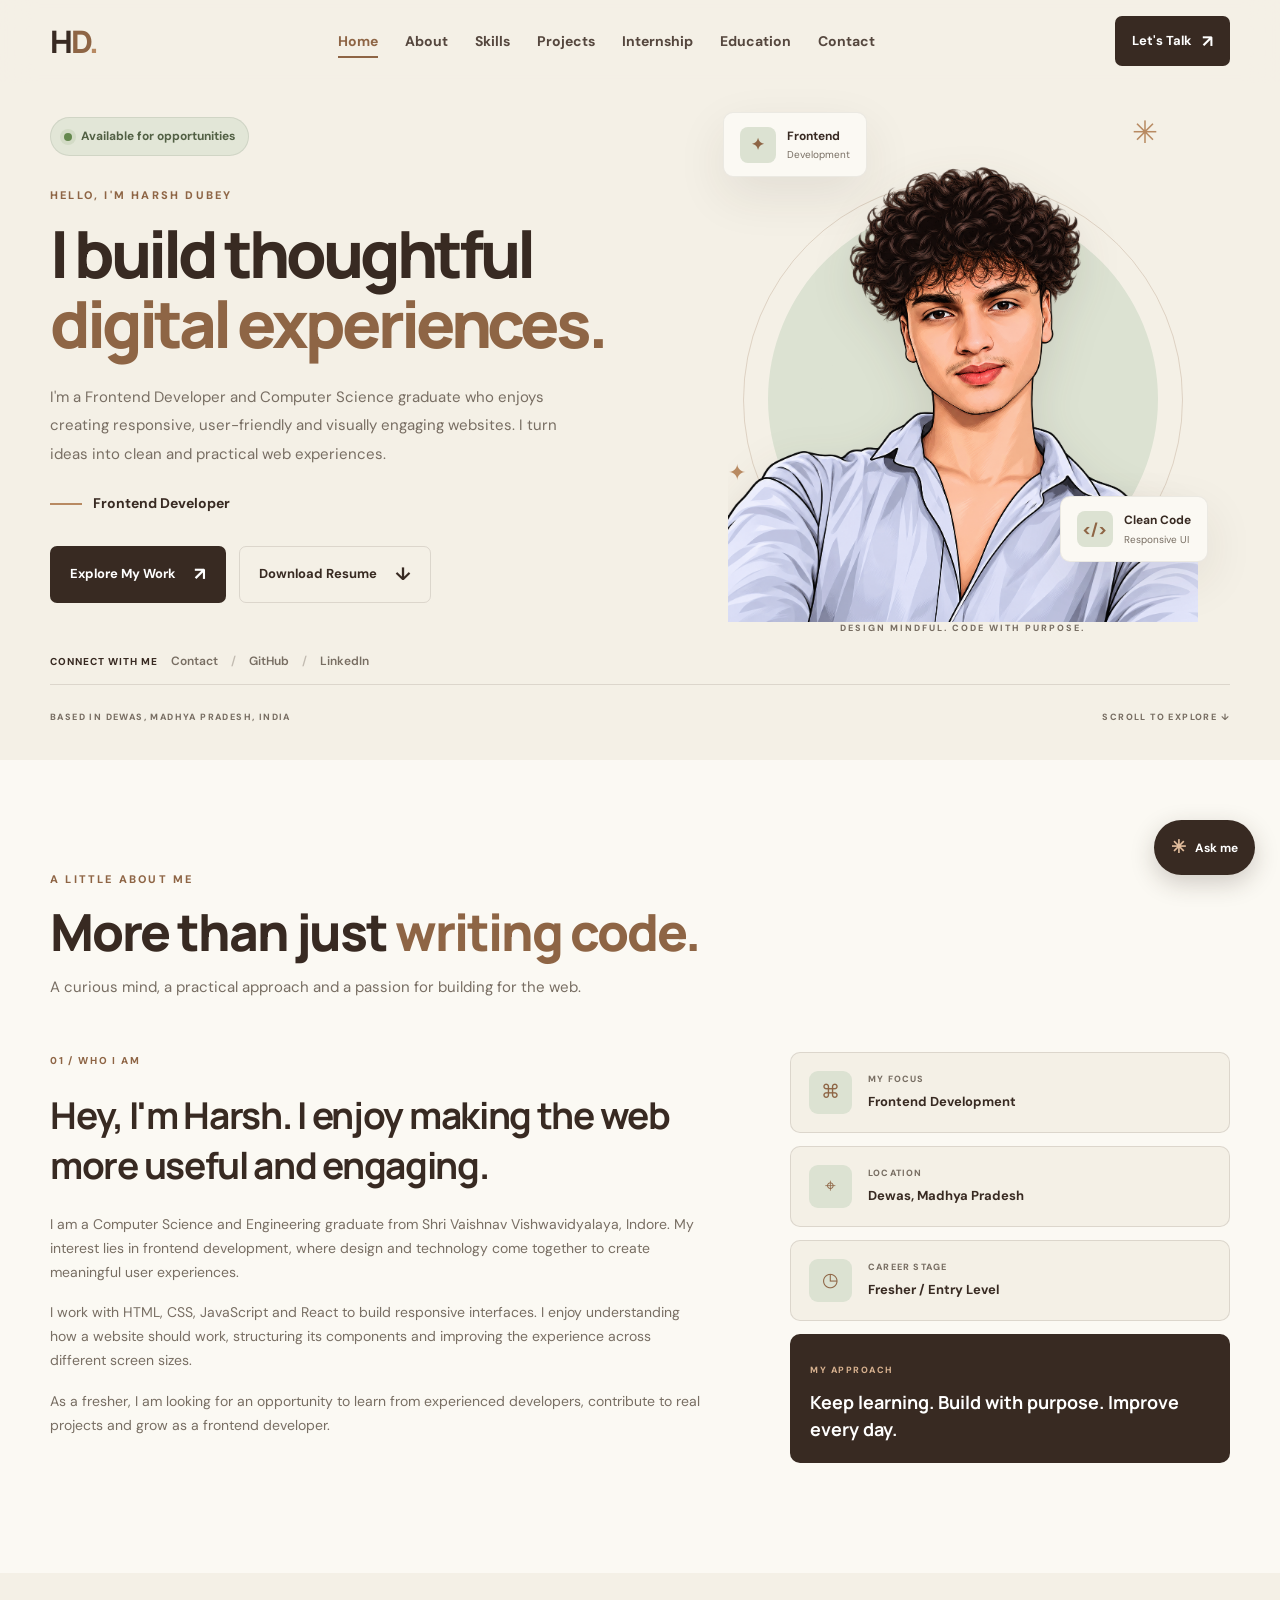
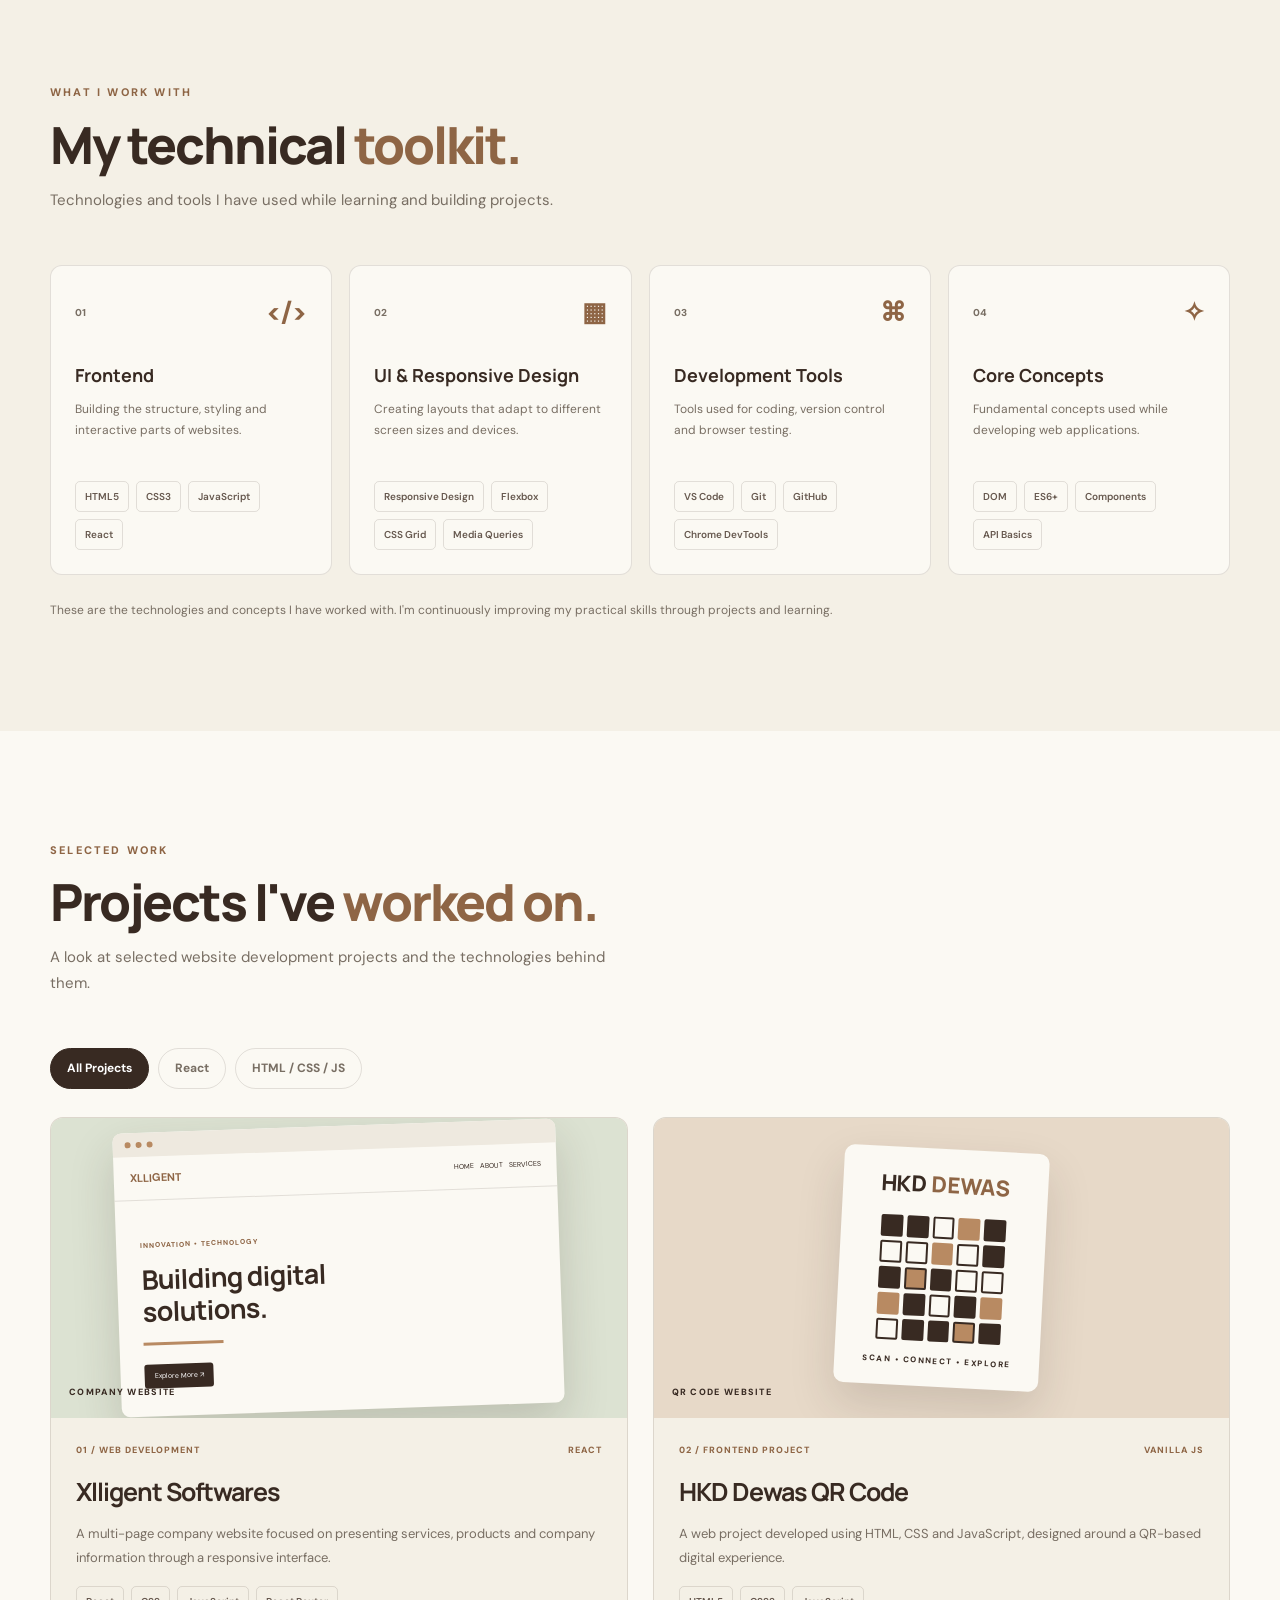
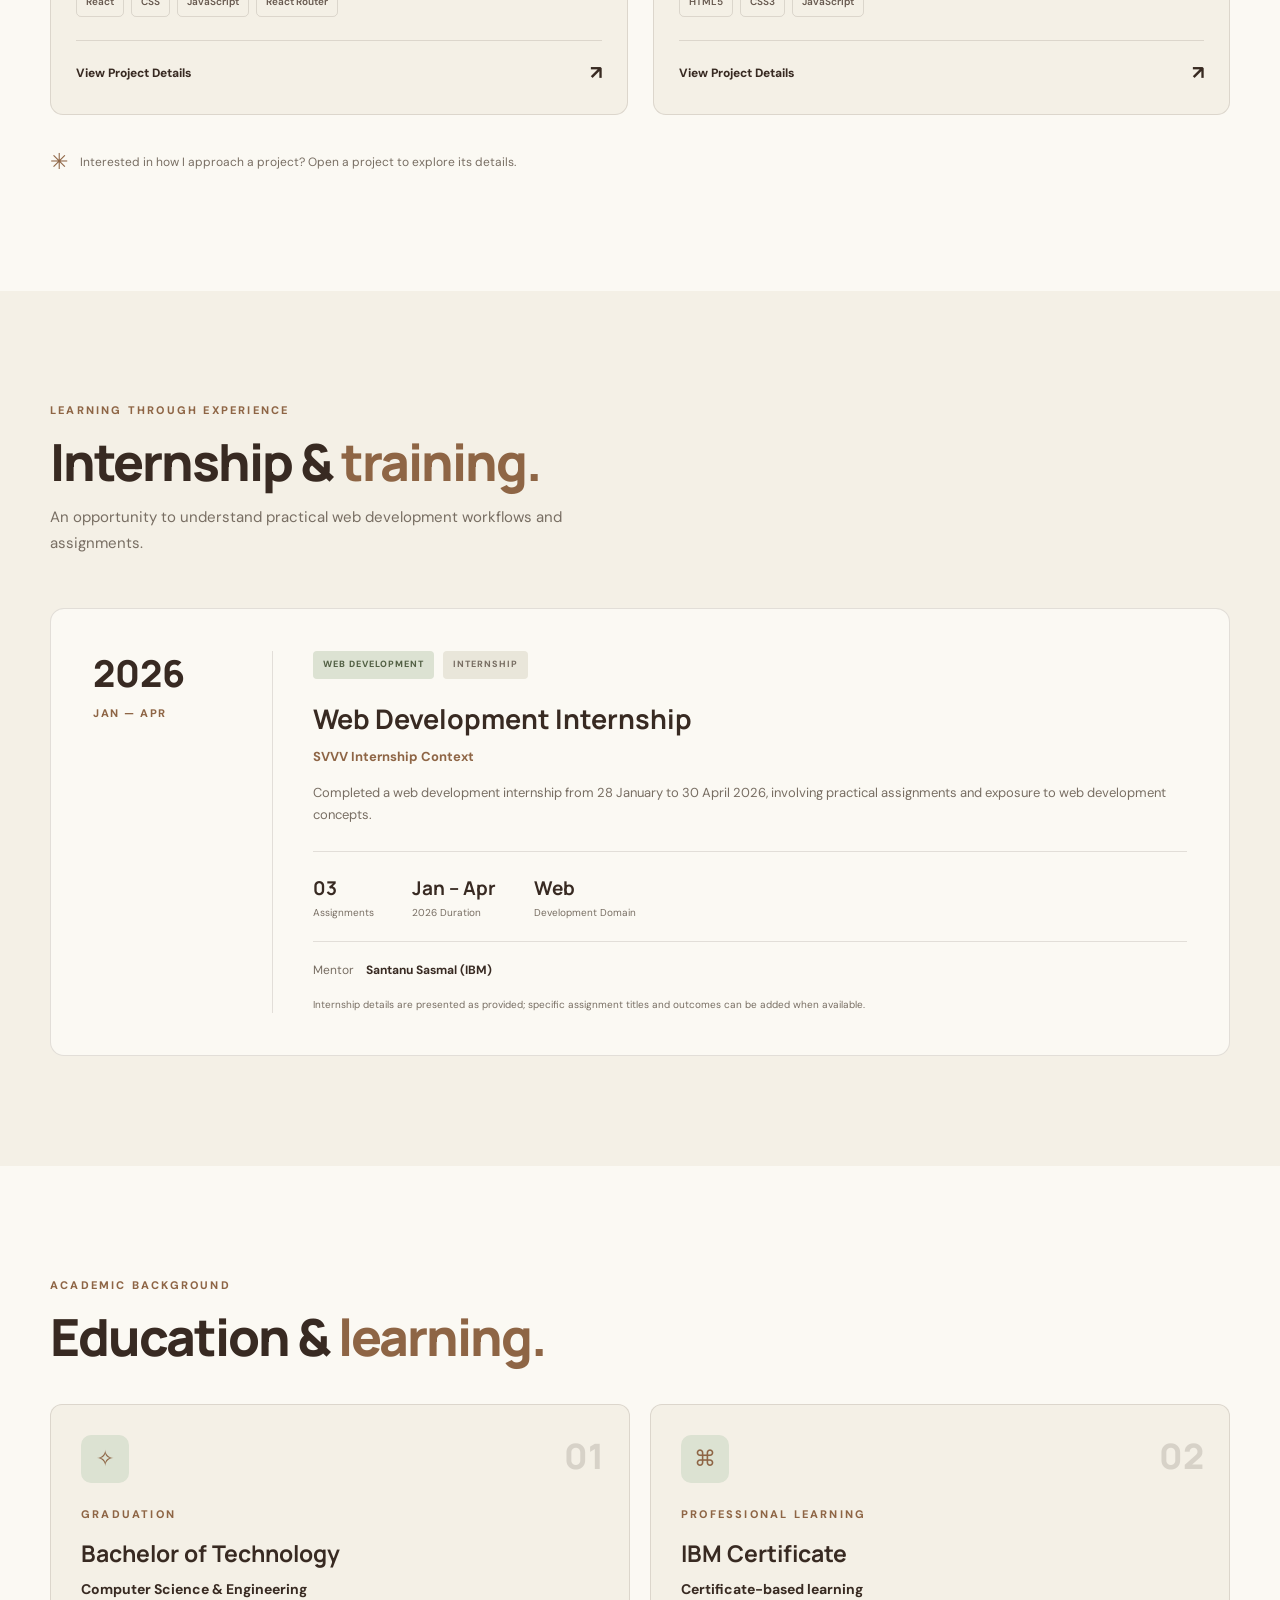
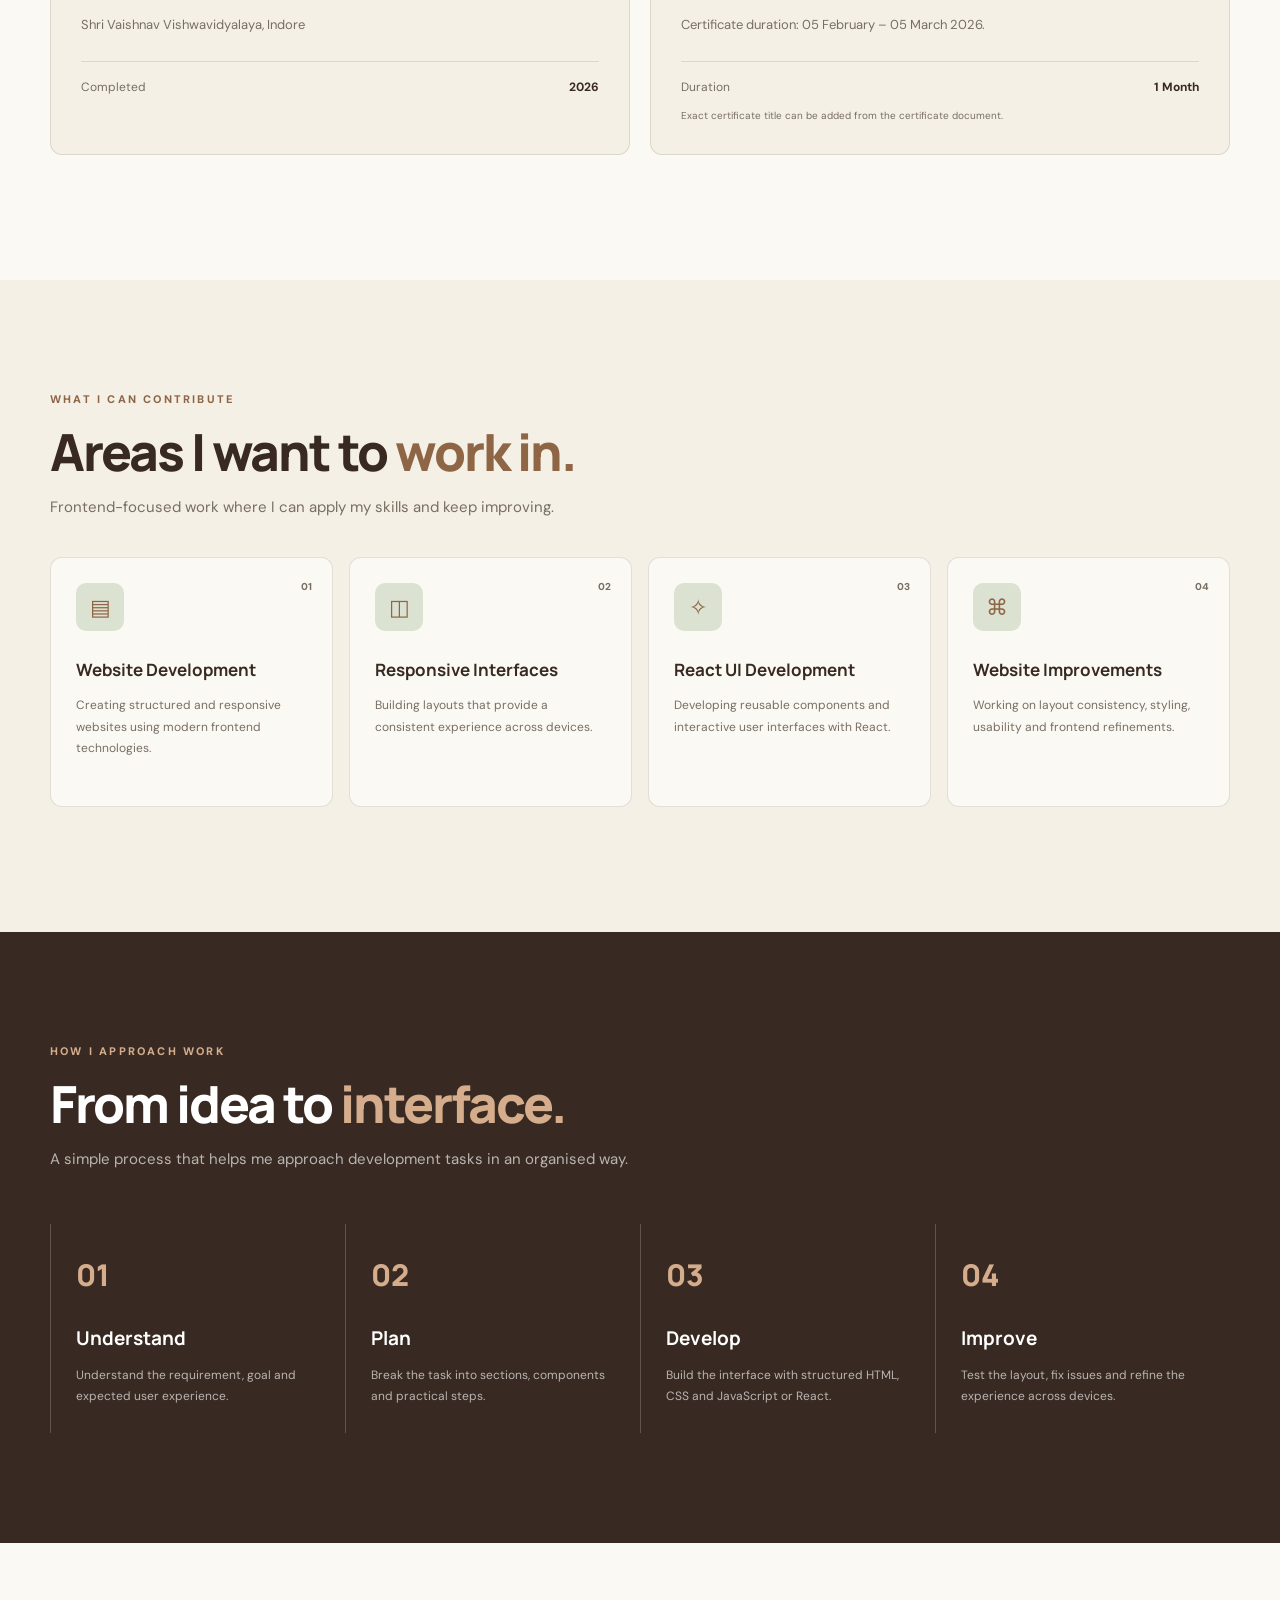
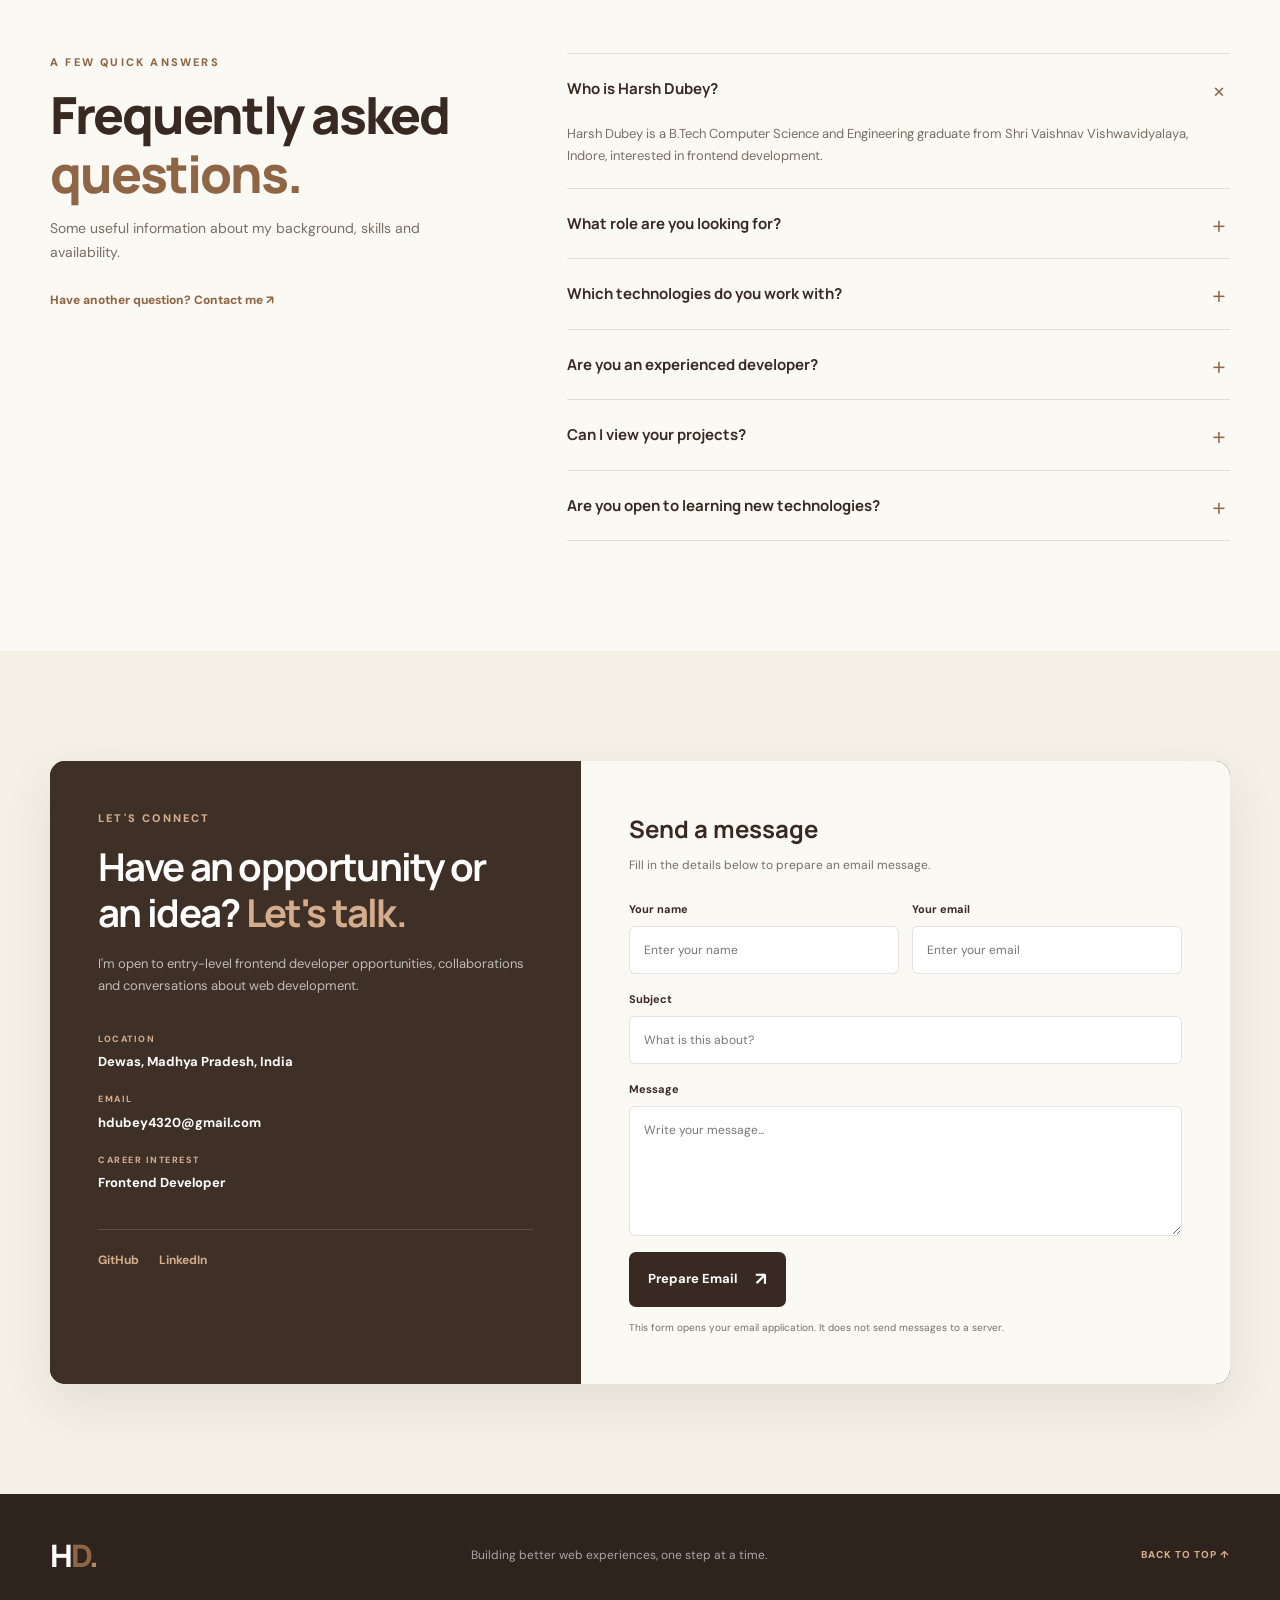
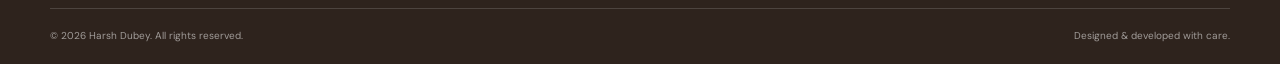
<file: index.html>
<!DOCTYPE html>
<html lang="en">


<head>
    <meta charset="UTF-8" />
    <meta name="viewport" content="width=device-width, initial-scale=1.0" />

    <!-- Primary SEO -->
    <title>Harsh Dubey | Frontend Developer Portfolio</title>

    <meta name="description"
        content="Harsh Dubey is a Frontend Developer and B.Tech Computer Science graduate from Dewas, Madhya Pradesh, India. Explore his skills, projects and web development journey." />

    <meta name="keywords"
        content="Harsh Dubey, Harsh Dubey Portfolio, Frontend Developer, Frontend Developer Dewas, Web Developer Madhya Pradesh, HTML, CSS, JavaScript, React" />

    <meta name="author" content="Harsh Dubey" />
    <meta name="robots" content="index, follow" />
    <meta name="googlebot" content="index, follow" />

    <link rel="canonical" href="https://harshd-six.vercel.app/" />

    <meta name="theme-color" content="#f4f0e6" />

    <!-- Open Graph SEO -->
    <meta property="og:type" content="website" />
    <meta property="og:title" content="Harsh Dubey | Frontend Developer" />
    <meta property="og:description"
        content="Explore Harsh Dubey's frontend development skills, projects and professional journey." />
    <meta property="og:url" content="https://harshd-six.vercel.app/" />
    <meta property="og:image"
        content="https://harshd-six.vercel.app/photo/pic.png" />
    <meta property="og:image:alt" content="Harsh Dubey - Frontend Developer" />
    <meta property="og:site_name" content="Harsh Dubey Portfolio" />

    <!-- Twitter Card -->
    <meta name="twitter:card" content="summary_large_image" />
    <meta name="twitter:title" content="Harsh Dubey | Frontend Developer" />
    <meta name="twitter:description"
        content="Explore my frontend development skills, projects and portfolio." />
    <meta name="twitter:image"
        content="https://harshd-six.vercel.app/photo/pic.png" />

    <!-- Structured Data -->
    <script type="application/ld+json">
    {
        "@context": "https://schema.org",
        "@type": "Person",
        "name": "Harsh Dubey",
        "url": "https://harshd-six.vercel.app/",
        "image": "https://harshd-six.vercel.app/photo/pic.png",
        "jobTitle": "Frontend Developer",
        "address": {
            "@type": "PostalAddress",
            "addressLocality": "Dewas",
            "addressRegion": "Madhya Pradesh",
            "addressCountry": "IN"
        },
        "knowsAbout": [
            "HTML",
            "CSS",
            "JavaScript",
            "React",
            "Responsive Web Design"
        ]
    }
    </script>

    <!-- Google Fonts -->
    <link rel="preconnect" href="https://fonts.googleapis.com" />
    <link rel="preconnect" href="https://fonts.gstatic.com" crossorigin />

    <link
        href="https://fonts.googleapis.com/css2?family=DM+Sans:wght@400;500;600;700&family=Manrope:wght@400;500;600;700;800&display=swap"
        rel="stylesheet" />

    <!-- CSS -->
    <link rel="stylesheet" href="style.css" />

</head>


<body>

  <!-- PRELOADER -->
  <div class="preloader" id="preloader">
    <div class="loader-mark">HD<span>.</span></div>
    <p>Loading portfolio...</p>
  </div>

  <!-- NAVBAR -->
  <header class="header" id="header">
    <nav class="navbar container">
      <a href="#home" class="logo" aria-label="Harsh Dubey home">
        H<span>D</span><i>.</i>
      </a>

      <button class="menu-toggle" id="menuToggle" aria-label="Open navigation" aria-expanded="false">
        <span></span><span></span><span></span>
      </button>

      <ul class="nav-links" id="navLinks">
        <li><a class="nav-link active" href="#home">Home</a></li>
        <li><a class="nav-link" href="#about">About</a></li>
        <li><a class="nav-link" href="#skills">Skills</a></li>
        <li><a class="nav-link" href="#projects">Projects</a></li>
        <li><a class="nav-link" href="#experience">Internship</a></li>
        <li><a class="nav-link" href="#education">Education</a></li>
        <li><a class="nav-link" href="#contact">Contact</a></li>
      </ul>

      <a href="#contact" class="nav-cta">Let's Talk <span>↗</span></a>
    </nav>
  </header>

  <main>

    <!-- HERO -->
    <section class="hero section" id="home">
      <div class="container hero-grid">
        <div class="hero-content reveal">
          <div class="availability">
            <span class="availability-dot"></span>
            Available for opportunities
          </div>

          <p class="eyebrow">HELLO, I'M HARSH DUBEY</p>

          <h1>
            I build thoughtful
            <span class="heading-accent">digital experiences.</span>
          </h1>

          <p class="hero-description">
            I'm a Frontend Developer and Computer Science graduate who enjoys
            creating responsive, user-friendly and visually engaging websites.
            I turn ideas into clean and practical web experiences.
          </p>

          <div class="hero-role">
            <span class="role-line"></span>
            <span id="roleText">Frontend Developer</span>
          </div>

          <div class="hero-actions">
            <a href="#projects" class="btn btn-primary">
              Explore My Work <span>↗</span>
            </a>
            <a href="./doc/Harsh_Dubey.pdf" class="btn btn-outline" download>
              Download Resume <span>↓</span>
            </a>
          </div>

          <div class="hero-social">
            <span>CONNECT WITH ME</span>
            <a href="#contact">Contact</a>
            <span class="social-divider">/</span>
            <span>GitHub</span>
            <span class="social-divider">/</span>
            <span>LinkedIn</span>
          </div>
        </div>

        <div class="hero-visual reveal">
          <div class="hero-image-wrap">
            <div class="hero-circle"></div>
            <div class="hero-ring"></div>
            <div class="hero-image-card">
              <img src="./doc/pic.png" alt="Portrait of Harsh Dubey" class="hero-photo" />
            </div>

            <div class="floating-card card-top">
              <span class="floating-icon">✦</span>
              <div>
                <strong>Frontend</strong>
                <small>Development</small>
              </div>
            </div>

            <div class="floating-card card-bottom">
              <span class="code-icon">&lt;/&gt;</span>
              <div>
                <strong>Clean Code</strong>
                <small>Responsive UI</small>
              </div>
            </div>

            <span class="decor decor-one">✳</span>
            <span class="decor decor-two">✦</span>
          </div>
          <p class="image-caption">DESIGN MINDFUL. CODE WITH PURPOSE.</p>
        </div>
      </div>

      <div class="hero-bottom container">
        <span>BASED IN DEWAS, MADHYA PRADESH, INDIA</span>
        <a href="#about">SCROLL TO EXPLORE ↓</a>
      </div>
    </section>

    <!-- ABOUT -->
    <section class="section about-section" id="about">
      <div class="container">
        <div class="section-heading reveal">
          <p class="eyebrow">A LITTLE ABOUT ME</p>
          <h2>More than just <span>writing code.</span></h2>
          <p class="section-intro">
            A curious mind, a practical approach and a passion for building for the web.
          </p>
        </div>

        <div class="about-grid">
          <div class="about-main reveal">
            <div class="about-label">01 / WHO I AM</div>
            <h3>Hey, I'm Harsh. I enjoy making the web more useful and engaging.</h3>
            <p>
              I am a Computer Science and Engineering graduate from Shri Vaishnav
              Vishwavidyalaya, Indore. My interest lies in frontend development,
              where design and technology come together to create meaningful
              user experiences.
            </p>
            <p>
              I work with HTML, CSS, JavaScript and React to build responsive
              interfaces. I enjoy understanding how a website should work,
              structuring its components and improving the experience across
              different screen sizes.
            </p>
            <p>
              As a fresher, I am looking for an opportunity to learn from
              experienced developers, contribute to real projects and grow
              as a frontend developer.
            </p>
          </div>

          <div class="about-side reveal">
            <div class="about-info-card">
              <span class="info-icon">⌘</span>
              <div>
                <small>MY FOCUS</small>
                <strong>Frontend Development</strong>
              </div>
            </div>
            <div class="about-info-card">
              <span class="info-icon">⌖</span>
              <div>
                <small>LOCATION</small>
                <strong>Dewas, Madhya Pradesh</strong>
              </div>
            </div>
            <div class="about-info-card">
              <span class="info-icon">◷</span>
              <div>
                <small>CAREER STAGE</small>
                <strong>Fresher / Entry Level</strong>
              </div>
            </div>
            <div class="about-note">
              <span>MY APPROACH</span>
              <p>Keep learning. Build with purpose. Improve every day.</p>
            </div>
          </div>
        </div>
      </div>
    </section>

    <!-- SKILLS -->
    <section class="section skills-section" id="skills">
      <div class="container">
        <div class="section-heading reveal">
          <p class="eyebrow">WHAT I WORK WITH</p>
          <h2>My technical <span>toolkit.</span></h2>
          <p class="section-intro">
            Technologies and tools I have used while learning and building projects.
          </p>
        </div>

        <div class="skills-grid">
          <article class="skill-card reveal">
            <div class="skill-card-top">
              <span class="skill-number">01</span>
              <span class="skill-symbol">&lt;/&gt;</span>
            </div>
            <h3>Frontend</h3>
            <p>Building the structure, styling and interactive parts of websites.</p>
            <div class="skill-tags">
              <span>HTML5</span><span>CSS3</span><span>JavaScript</span><span>React</span>
            </div>
          </article>

          <article class="skill-card reveal">
            <div class="skill-card-top">
              <span class="skill-number">02</span>
              <span class="skill-symbol">▦</span>
            </div>
            <h3>UI & Responsive Design</h3>
            <p>Creating layouts that adapt to different screen sizes and devices.</p>
            <div class="skill-tags">
              <span>Responsive Design</span><span>Flexbox</span><span>CSS Grid</span><span>Media Queries</span>
            </div>
          </article>

          <article class="skill-card reveal">
            <div class="skill-card-top">
              <span class="skill-number">03</span>
              <span class="skill-symbol">⌘</span>
            </div>
            <h3>Development Tools</h3>
            <p>Tools used for coding, version control and browser testing.</p>
            <div class="skill-tags">
              <span>VS Code</span><span>Git</span><span>GitHub</span><span>Chrome DevTools</span>
            </div>
          </article>

          <article class="skill-card reveal">
            <div class="skill-card-top">
              <span class="skill-number">04</span>
              <span class="skill-symbol">✧</span>
            </div>
            <h3>Core Concepts</h3>
            <p>Fundamental concepts used while developing web applications.</p>
            <div class="skill-tags">
              <span>DOM</span><span>ES6+</span><span>Components</span><span>API Basics</span>
            </div>
          </article>
        </div>

        <p class="skills-note">
          These are the technologies and concepts I have worked with. I'm continuously
          improving my practical skills through projects and learning.
        </p>
      </div>
    </section>

    <!-- PROJECTS -->
    <section class="section projects-section" id="projects">
      <div class="container">
        <div class="section-heading reveal">
          <p class="eyebrow">SELECTED WORK</p>
          <h2>Projects I've <span>worked on.</span></h2>
          <p class="section-intro">
            A look at selected website development projects and the technologies behind them.
          </p>
        </div>

        <div class="project-filters reveal">
          <button class="filter-btn active" data-filter="all">All Projects</button>
          <button class="filter-btn" data-filter="react">React</button>
          <button class="filter-btn" data-filter="html">HTML / CSS / JS</button>
        </div>

        <div class="projects-grid">

          <article class="project-card reveal" data-category="react">
            <div class="project-image project-image-xlligent">
              <div class="project-window">
                <div class="window-bar"><i></i><i></i><i></i></div>
                <div class="mock-nav"><b>XLLIGENT</b><span>HOME &nbsp; ABOUT &nbsp; SERVICES</span></div>
                <div class="mock-content">
                  <small>INNOVATION • TECHNOLOGY</small>
                  <h3>Building digital<br />solutions.</h3>
                  <div class="mock-line"></div>
                  <span class="mock-button">Explore More ↗</span>
                </div>
              </div>
              <span class="project-type">COMPANY WEBSITE</span>
            </div>

            <div class="project-content">
              <div class="project-meta"><span>01 / WEB DEVELOPMENT</span><span>REACT</span></div>
              <h3>Xlligent Softwares</h3>
              <p>
                A multi-page company website focused on presenting services,
                products and company information through a responsive interface.
              </p>
              <div class="project-tech">
                <span>React</span><span>CSS</span><span>JavaScript</span><span>React Router</span>
              </div>
              <button class="project-details-btn" data-project="xlligent">
                View Project Details <span>↗</span>
              </button>
            </div>
          </article>

          <article class="project-card reveal" data-category="html">
            <div class="project-image project-image-hkd">
              <div class="qr-preview">
                <div class="qr-brand">HKD <span>DEWAS</span></div>
                <div class="qr-pattern">
                  <span></span><span></span><span></span><span></span><span></span>
                  <span></span><span></span><span></span><span></span><span></span>
                  <span></span><span></span><span></span><span></span><span></span>
                  <span></span><span></span><span></span><span></span><span></span>
                  <span></span><span></span><span></span><span></span><span></span>
                </div>
                <p>SCAN • CONNECT • EXPLORE</p>
              </div>
              <span class="project-type">QR CODE WEBSITE</span>
            </div>

            <div class="project-content">
              <div class="project-meta"><span>02 / FRONTEND PROJECT</span><span>VANILLA JS</span></div>
              <h3>HKD Dewas QR Code</h3>
              <p>
                A web project developed using HTML, CSS and JavaScript,
                designed around a QR-based digital experience.
              </p>
              <div class="project-tech">
                <span>HTML5</span><span>CSS3</span><span>JavaScript</span>
              </div>
              <button class="project-details-btn" data-project="hkd">
                View Project Details <span>↗</span>
              </button>
            </div>
          </article>

        </div>

        <div class="project-bottom-note reveal">
          <span>✳</span>
          <p>Interested in how I approach a project? Open a project to explore its details.</p>
        </div>
      </div>
    </section>

    <!-- PROJECT MODAL -->
    <div class="modal" id="projectModal" aria-hidden="true">
      <div class="modal-backdrop" data-close-modal></div>
      <div class="modal-content" role="dialog" aria-modal="true" aria-labelledby="modalTitle">
        <button class="modal-close" id="modalClose" aria-label="Close project details">×</button>
        <p class="eyebrow" id="modalEyebrow">PROJECT DETAILS</p>
        <h2 id="modalTitle">Project Title</h2>
        <p id="modalDescription"></p>
        <div class="modal-detail-block">
          <h3>Project Overview</h3>
          <p id="modalOverview"></p>
        </div>
        <div class="modal-detail-block">
          <h3>My Work</h3>
          <ul id="modalWork"></ul>
        </div>
        <div class="modal-detail-block">
          <h3>Technologies</h3>
          <div class="project-tech" id="modalTech"></div>
        </div>
        <p class="modal-footnote">
          Project details describe the work and technologies shared in this portfolio.
        </p>
      </div>
    </div>

    <!-- INTERNSHIP -->
    <section class="section experience-section" id="experience">
      <div class="container">
        <div class="section-heading reveal">
          <p class="eyebrow">LEARNING THROUGH EXPERIENCE</p>
          <h2>Internship & <span>training.</span></h2>
          <p class="section-intro">
            An opportunity to understand practical web development workflows and assignments.
          </p>
        </div>

        <div class="experience-card reveal">
          <div class="experience-date">
            <span>2026</span>
            <small>JAN — APR</small>
          </div>
          <div class="experience-content">
            <div class="experience-topline">
              <span class="experience-tag">WEB DEVELOPMENT</span>
              <span class="experience-status">INTERNSHIP</span>
            </div>
            <h3>Web Development Internship</h3>
            <p class="experience-subtitle">SVVV Internship Context</p>
            <p>
              Completed a web development internship from 28 January to
              30 April 2026, involving practical assignments and exposure
              to web development concepts.
            </p>
            <div class="experience-highlights">
              <div><strong>03</strong><span>Assignments</span></div>
              <div><strong>Jan – Apr</strong><span>2026 Duration</span></div>
              <div><strong>Web</strong><span>Development Domain</span></div>
            </div>
            <div class="mentor-line">
              <span>Mentor</span>
              <strong>Santanu Sasmal (IBM)</strong>
            </div>
            <p class="experience-disclaimer">
              Internship details are presented as provided; specific assignment titles
              and outcomes can be added when available.
            </p>
          </div>
        </div>
      </div>
    </section>

    <!-- EDUCATION -->
    <section class="section education-section" id="education">
      <div class="container">
        <div class="section-heading reveal">
          <p class="eyebrow">ACADEMIC BACKGROUND</p>
          <h2>Education & <span>learning.</span></h2>
        </div>

        <div class="education-grid">
          <article class="education-card reveal">
            <span class="education-index">01</span>
            <span class="education-icon">✧</span>
            <p class="eyebrow">GRADUATION</p>
            <h3>Bachelor of Technology</h3>
            <h4>Computer Science & Engineering</h4>
            <p>Shri Vaishnav Vishwavidyalaya, Indore</p>
            <div class="education-footer">
              <span>Completed</span>
              <strong>2026</strong>
            </div>
          </article>

          <article class="education-card reveal">
            <span class="education-index">02</span>
            <span class="education-icon">⌘</span>
            <p class="eyebrow">PROFESSIONAL LEARNING</p>
            <h3>IBM Certificate</h3>
            <h4>Certificate-based learning</h4>
            <p>Certificate duration: 05 February – 05 March 2026.</p>
            <div class="education-footer">
              <span>Duration</span>
              <strong>1 Month</strong>
            </div>
            <p class="certificate-note">
              Exact certificate title can be added from the certificate document.
            </p>
          </article>
        </div>
      </div>
    </section>

    <!-- SERVICES -->
    <section class="section services-section" id="services">
      <div class="container">
        <div class="section-heading reveal">
          <p class="eyebrow">WHAT I CAN CONTRIBUTE</p>
          <h2>Areas I want to <span>work in.</span></h2>
          <p class="section-intro">
            Frontend-focused work where I can apply my skills and keep improving.
          </p>
        </div>

        <div class="services-grid">
          <article class="service-card reveal">
            <span class="service-number">01</span>
            <div class="service-icon">▤</div>
            <h3>Website Development</h3>
            <p>Creating structured and responsive websites using modern frontend technologies.</p>
          </article>

          <article class="service-card reveal">
            <span class="service-number">02</span>
            <div class="service-icon">◫</div>
            <h3>Responsive Interfaces</h3>
            <p>Building layouts that provide a consistent experience across devices.</p>
          </article>

          <article class="service-card reveal">
            <span class="service-number">03</span>
            <div class="service-icon">✧</div>
            <h3>React UI Development</h3>
            <p>Developing reusable components and interactive user interfaces with React.</p>
          </article>

          <article class="service-card reveal">
            <span class="service-number">04</span>
            <div class="service-icon">⌘</div>
            <h3>Website Improvements</h3>
            <p>Working on layout consistency, styling, usability and frontend refinements.</p>
          </article>
        </div>
      </div>
    </section>

    <!-- WORK PROCESS -->
    <section class="section process-section" id="process">
      <div class="container">
        <div class="section-heading reveal">
          <p class="eyebrow">HOW I APPROACH WORK</p>
          <h2>From idea to <span>interface.</span></h2>
          <p class="section-intro">
            A simple process that helps me approach development tasks in an organised way.
          </p>
        </div>

        <div class="process-grid">
          <article class="process-step reveal">
            <span>01</span>
            <h3>Understand</h3>
            <p>Understand the requirement, goal and expected user experience.</p>
          </article>
          <article class="process-step reveal">
            <span>02</span>
            <h3>Plan</h3>
            <p>Break the task into sections, components and practical steps.</p>
          </article>
          <article class="process-step reveal">
            <span>03</span>
            <h3>Develop</h3>
            <p>Build the interface with structured HTML, CSS and JavaScript or React.</p>
          </article>
          <article class="process-step reveal">
            <span>04</span>
            <h3>Improve</h3>
            <p>Test the layout, fix issues and refine the experience across devices.</p>
          </article>
        </div>
      </div>
    </section>

    <!-- FAQ -->
    <section class="section faq-section" id="faq">
      <div class="container faq-layout">
        <div class="faq-heading reveal">
          <p class="eyebrow">A FEW QUICK ANSWERS</p>
          <h2>Frequently asked <span>questions.</span></h2>
          <p>Some useful information about my background, skills and availability.</p>
          <a href="#contact" class="text-link">Have another question? Contact me ↗</a>
        </div>

        <div class="faq-list reveal">
          <details class="faq-item" open>
            <summary>Who is Harsh Dubey?</summary>
            <p>Harsh Dubey is a B.Tech Computer Science and Engineering graduate from Shri Vaishnav Vishwavidyalaya, Indore, interested in frontend development.</p>
          </details>

          <details class="faq-item">
            <summary>What role are you looking for?</summary>
            <p>I am looking for entry-level Frontend Developer opportunities where I can contribute, learn and grow with a development team.</p>
          </details>

          <details class="faq-item">
            <summary>Which technologies do you work with?</summary>
            <p>My frontend toolkit includes HTML, CSS, JavaScript and React, along with responsive design and tools such as Git and GitHub.</p>
          </details>

          <details class="faq-item">
            <summary>Are you an experienced developer?</summary>
            <p>I am a fresher. I have worked on frontend projects and completed a web development internship, but I do not claim full-time professional experience.</p>
          </details>

          <details class="faq-item">
            <summary>Can I view your projects?</summary>
            <p>Yes. You can explore the Xlligent Softwares and HKD Dewas QR Code project details in the Projects section.</p>
          </details>

          <details class="faq-item">
            <summary>Are you open to learning new technologies?</summary>
            <p>Yes. I am interested in improving my frontend development skills and learning tools and technologies required for a project.</p>
          </details>
        </div>
      </div>
    </section>

    <!-- CONTACT -->
    <section class="section contact-section" id="contact">
      <div class="container">
        <div class="contact-panel reveal">
          <div class="contact-left">
            <p class="eyebrow">LET'S CONNECT</p>
            <h2>Have an opportunity or an idea? <span>Let's talk.</span></h2>
            <p>
              I'm open to entry-level frontend developer opportunities,
              collaborations and conversations about web development.
            </p>

            <div class="contact-details">
              <div class="contact-detail">
                <span>LOCATION</span>
                <strong>Dewas, Madhya Pradesh, India</strong>
              </div>
              <div class="contact-detail">
                <span>EMAIL</span>
                <strong>hdubey4320@gmail.com</strong>
              </div>
              <div class="contact-detail">
                <span>CAREER INTEREST</span>
                <strong>Frontend Developer</strong>
              </div>
            </div>

            <div class="contact-socials">
              <span>GitHub</span>
              <span>LinkedIn</span>
            </div>
          </div>

          <div class="contact-right">
            <h3>Send a message</h3>
            <p>Fill in the details below to prepare an email message.</p>

            <form id="contactForm">
              <div class="form-row">
                <div class="form-group">
                  <label for="name">Your name</label>
                  <input type="text" id="name" name="name" placeholder="Enter your name" required />
                </div>
                <div class="form-group">
                  <label for="email">Your email</label>
                  <input type="email" id="email" name="email" placeholder="Enter your email" required />
                </div>
              </div>

              <div class="form-group">
                <label for="subject">Subject</label>
                <input type="text" id="subject" name="subject" placeholder="What is this about?" required />
              </div>

              <div class="form-group">
                <label for="message">Message</label>
                <textarea id="message" name="message" rows="5" placeholder="Write your message..." required></textarea>
              </div>

              <button type="submit" class="btn btn-primary contact-submit">
                Prepare Email <span>↗</span>
              </button>
              <p class="form-note" id="formNote">
                This form opens your email application. It does not send messages to a server.
              </p>
            </form>
          </div>
        </div>
      </div>
    </section>

  </main>

  <!-- FOOTER -->
  <footer class="footer">
    <div class="container">
      <div class="footer-top">
        <a href="#home" class="logo footer-logo">H<span>D</span><i>.</i></a>
        <p>Building better web experiences, one step at a time.</p>
        <a href="#home" class="back-top">BACK TO TOP ↑</a>
      </div>

      <div class="footer-bottom">
        <p>© <span id="currentYear"></span> Harsh Dubey. All rights reserved.</p>
        <p>Designed & developed with care.</p>
      </div>
    </div>
  </footer>

  <!-- CHATBOT -->
  <div class="chat-widget">
    <button class="chat-toggle" id="chatToggle" aria-label="Open portfolio assistant">
      <span class="chat-toggle-icon">✳</span>
      <span class="chat-toggle-label">Ask me</span>
    </button>

    <div class="chat-box" id="chatBox" aria-hidden="true">
      <div class="chat-header">
        <div>
          <strong>Portfolio Assistant</strong>
          <small><span></span> Online • Quick answers</small>
        </div>
        <button id="chatClose" aria-label="Close chat">×</button>
      </div>

      <div class="chat-messages" id="chatMessages">
        <div class="bot-message">
          Hi! I'm Harsh's portfolio assistant. Ask me about skills, projects, education or availability.
        </div>
      </div>

      <div class="chat-suggestions">
        <button data-question="What are your skills?">Skills</button>
        <button data-question="Tell me about your projects">Projects</button>
        <button data-question="Tell me about your education">Education</button>
      </div>

      <form class="chat-input-row" id="chatForm">
        <input type="text" id="chatInput" placeholder="Ask something..." aria-label="Type a question" />
        <button type="submit" aria-label="Send message">➤</button>
      </form>
    </div>
  </div>

  <!-- BACK TO TOP -->
  <button class="scroll-top" id="scrollTop" aria-label="Back to top">↑</button>

  <script src="script.js"></script>
</body>
</html>
</file>
<file: style.css>
:root {
  --bg: #f4f0e6;
  --surface: #fbf9f3;
  --surface-2: #e9e6da;
  --text: #382a22;
  --muted: #786e63;
  --accent: #b88a62;
  --accent-dark: #8e6545;
  --green: #dce2d2;
  --border: rgba(56, 42, 34, 0.13);
  --shadow: 0 18px 50px rgba(56, 42, 34, 0.09);
  --font-heading: "Manrope", sans-serif;
  --font-body: "DM Sans", sans-serif;
  --container: 1180px;
}

* {
  margin: 0;
  padding: 0;
  box-sizing: border-box;
}

html {
  scroll-behavior: smooth;
  scroll-padding-top: 95px;
}

body {
  background: var(--bg);
  color: var(--text);
  font-family: var(--font-body);
  line-height: 1.7;
  overflow-x: hidden;
}

body.no-scroll {
  overflow: hidden;
}

a {
  text-decoration: none;
  color: inherit;
}

button,
input,
textarea {
  font: inherit;
}

button {
  cursor: pointer;
}

img {
  display: block;
  max-width: 100%;
}

.container {
  width: min(var(--container), calc(100% - 64px));
  margin-inline: auto;
}

.section {
  padding: 110px 0;
}

.eyebrow {
  color: var(--accent-dark);
  font-size: 11px;
  font-weight: 800;
  letter-spacing: 2.2px;
  text-transform: uppercase;
}

.section-heading {
  max-width: 700px;
  margin-bottom: 52px;
}

.section-heading h2,
.faq-heading h2 {
  font-family: var(--font-heading);
  font-size: clamp(34px, 4vw, 52px);
  line-height: 1.17;
  letter-spacing: -2px;
  margin: 13px 0;
  font-weight: 800;
}

.section-heading h2 span,
.faq-heading h2 span {
  color: var(--accent-dark);
}

.section-intro {
  max-width: 590px;
  color: var(--muted);
  font-size: 15px;
}

/* PRELOADER */

.preloader {
  position: fixed;
  inset: 0;
  z-index: 5000;
  background: var(--bg);
  display: flex;
  align-items: center;
  justify-content: center;
  flex-direction: column;
  transition: opacity 0.5s ease, visibility 0.5s ease;
}

.preloader.hide {
  opacity: 0;
  visibility: hidden;
}

.loader-mark {
  font-family: var(--font-heading);
  font-size: 46px;
  font-weight: 800;
}

.loader-mark span,
.logo i {
  color: var(--accent);
}

.preloader p {
  color: var(--muted);
  font-size: 12px;
  letter-spacing: 1px;
}

/* HEADER / NAVBAR */

.header {
  position: fixed;
  top: 0;
  left: 0;
  width: 100%;
  z-index: 1000;
  background: rgba(244, 240, 230, 0.94);
  backdrop-filter: blur(16px);
  border-bottom: 1px solid transparent;
  transition: 0.3s ease;
}

.header.scrolled {
  border-color: var(--border);
  box-shadow: 0 8px 25px rgba(56, 42, 34, 0.06);
}

.navbar {
  min-height: 82px;
  display: flex;
  align-items: center;
  justify-content: space-between;
  gap: 28px;
}

.logo {
  font-family: var(--font-heading);
  font-size: 31px;
  font-weight: 800;
  letter-spacing: -2px;
  white-space: nowrap;
}

.logo span {
  color: var(--accent-dark);
}

.logo i {
  font-style: normal;
}

.nav-links {
  display: flex;
  align-items: center;
  gap: 27px;
  list-style: none;
}

.nav-link {
  position: relative;
  color: #55473e;
  font-size: 14px;
  font-weight: 700;
  transition: color 0.25s ease;
}

.nav-link::after {
  content: "";
  position: absolute;
  left: 0;
  bottom: -8px;
  height: 2px;
  width: 0;
  background: var(--accent-dark);
  transition: width 0.25s ease;
}

.nav-link:hover,
.nav-link.active {
  color: var(--accent-dark);
}

.nav-link:hover::after,
.nav-link.active::after {
  width: 100%;
}

.nav-cta {
  display: inline-flex;
  align-items: center;
  gap: 10px;
  padding: 11px 17px;
  border-radius: 7px;
  background: var(--text);
  color: #fff;
  font-size: 13px;
  font-weight: 700;
  white-space: nowrap;
  transition: 0.3s ease;
}

.nav-cta:hover {
  background: var(--accent-dark);
  transform: translateY(-2px);
}

.nav-cta span {
  font-size: 17px;
}

.menu-toggle {
  display: none;
  width: 43px;
  height: 43px;
  border: 1px solid var(--border);
  border-radius: 8px;
  background: transparent;
  flex-direction: column;
  align-items: center;
  justify-content: center;
  gap: 5px;
}

.menu-toggle span {
  width: 19px;
  height: 2px;
  border-radius: 4px;
  background: var(--text);
  transition: 0.25s ease;
}

.menu-toggle.open span:first-child {
  transform: translateY(7px) rotate(45deg);
}

.menu-toggle.open span:nth-child(2) {
  opacity: 0;
}

.menu-toggle.open span:last-child {
  transform: translateY(-7px) rotate(-45deg);
}

/* HERO */

.hero {
  min-height: 760px;
  position: relative;
  display: flex;
  flex-direction: column;
  justify-content: center;
  padding-top: 80px;
  padding-bottom: 35px;
  overflow: hidden;
}

.hero-grid {
  display: grid;
  grid-template-columns: 1.05fr 0.95fr;
  align-items: center;
  gap: 55px;
  flex: 1;
  padding-top: 25px;
}

.availability {
  display: inline-flex;
  align-items: center;
  gap: 9px;
  padding: 8px 13px;
  background: rgba(220, 226, 210, 0.72);
  color: #526044;
  border: 1px solid rgba(82, 96, 68, 0.13);
  border-radius: 50px;
  font-size: 12px;
  font-weight: 700;
  margin-bottom: 30px;
}

.availability-dot {
  width: 8px;
  height: 8px;
  border-radius: 50%;
  background: #64884d;
  box-shadow: 0 0 0 4px rgba(100, 136, 77, 0.12);
}

.hero-content .eyebrow {
  margin-bottom: 14px;
}

.hero h1 {
  max-width: 650px;
  font-family: var(--font-heading);
  font-size: clamp(46px, 5.5vw, 65px);
  line-height: 1.08;
  letter-spacing: -4px;
  font-weight: 800;
}

.heading-accent {
  display: block;
  color: var(--accent-dark);
}

.hero-description {
  max-width: 540px;
  margin-top: 24px;
  color: var(--muted);
  font-size: 15px;
  line-height: 1.9;
}

.hero-role {
  display: flex;
  align-items: center;
  gap: 11px;
  margin-top: 24px;
  font-weight: 700;
  font-size: 14px;
}

.role-line {
  width: 32px;
  height: 2px;
  background: var(--accent);
}

.hero-actions {
  display: flex;
  flex-wrap: wrap;
  gap: 13px;
  margin-top: 30px;
}

.btn {
  min-height: 49px;
  display: inline-flex;
  align-items: center;
  justify-content: center;
  gap: 18px;
  padding: 12px 19px;
  border-radius: 7px;
  font-size: 13px;
  font-weight: 700;
  border: 1px solid transparent;
  transition: 0.3s ease;
}

.btn span {
  font-size: 18px;
}

.btn-primary {
  background: var(--text);
  color: #fff;
}

.btn-primary:hover {
  background: var(--accent-dark);
  transform: translateY(-3px);
  box-shadow: var(--shadow);
}

.btn-outline {
  border-color: var(--border);
  background: transparent;
}

.btn-outline:hover {
  border-color: var(--accent-dark);
  color: var(--accent-dark);
  transform: translateY(-3px);
}

.hero-social {
  display: flex;
  align-items: center;
  flex-wrap: wrap;
  gap: 13px;
  margin-top: 48px;
  color: var(--muted);
  font-size: 12px;
}

.hero-social > span:first-child {
  color: var(--text);
  font-size: 10px;
  font-weight: 800;
  letter-spacing: 1px;
}

.hero-social a,
.hero-social > span:not(:first-child) {
  font-weight: 600;
}

.hero-social a:hover {
  color: var(--accent-dark);
}

.social-divider {
  opacity: 0.4;
}

.hero-visual {
  position: relative;
  display: flex;
  align-items: center;
  justify-content: center;
  min-height: 510px;
}

.hero-image-wrap {
  position: relative;
  width: min(100%, 470px);
  height: 485px;
  display: flex;
  justify-content: center;
  align-items: flex-end;
}

.hero-circle {
  position: absolute;
  width: 390px;
  height: 390px;
  bottom: 28px;
  left: 50%;
  transform: translateX(-50%);
  background: var(--green);
  border-radius: 50%;
}

.hero-ring {
  position: absolute;
  width: 440px;
  height: 440px;
  border: 1px solid rgba(142, 101, 69, 0.22);
  border-radius: 50%;
  bottom: 2px;
  left: 50%;
  transform: translateX(-50%);
}

.hero-image-card {
  position: relative;
  z-index: 2;
  width: 100%;
  height: 100%;
  display: flex;
  justify-content: center;
  align-items: flex-end;
  overflow: hidden;
}

.hero-photo {
  position: relative;
  z-index: 2;
  width: 100%;
  height: 100%;
  object-fit: contain;
  object-position: center bottom;
  background: transparent;
  filter: drop-shadow(0 15px 22px rgba(56, 42, 34, 0.12));
}

.floating-card {
  position: absolute;
  z-index: 3;
  display: flex;
  align-items: center;
  gap: 11px;
  padding: 13px 16px;
  border-radius: 10px;
  background: var(--surface);
  border: 1px solid rgba(56, 42, 34, 0.08);
  box-shadow: var(--shadow);
}

.floating-card strong,
.floating-card small {
  display: block;
}

.floating-card strong {
  font-size: 12px;
}

.floating-card small {
  color: var(--muted);
  font-size: 10px;
}

.floating-icon,
.code-icon {
  display: grid;
  place-items: center;
  width: 36px;
  height: 36px;
  border-radius: 8px;
  background: var(--green);
  color: var(--accent-dark);
  font-weight: 800;
}

.card-top {
  top: -25px;
  left: -5px;
}

.card-bottom {
  right: -10px;
  bottom: 60px;
}

.decor {
  position: absolute;
  z-index: 3;
  color: var(--accent);
}

.decor-one {
  top: -30px;
  right: 40px;
  font-size: 31px;
}

.decor-two {
  bottom: 130px;
  left: 0;
  font-size: 22px;
}

.image-caption {
  position: absolute;
  bottom: -2px;
  font-size: 9px;
  font-weight: 800;
  letter-spacing: 2px;
  color: var(--muted);
}

.hero-bottom {
  display: flex;
  justify-content: space-between;
  align-items: center;
  padding-top: 25px;
  color: var(--muted);
  font-size: 9px;
  font-weight: 800;
  letter-spacing: 1.4px;
  border-top: 1px solid var(--border);
}

.hero-bottom a:hover {
  color: var(--accent-dark);
}

/* ABOUT */

.about-section {
  background: var(--surface);
}

.about-grid {
  display: grid;
  grid-template-columns: 1.2fr 0.8fr;
  gap: 80px;
  align-items: start;
}

.about-label {
  margin-bottom: 22px;
  font-size: 10px;
  font-weight: 800;
  color: var(--accent-dark);
  letter-spacing: 1.8px;
}

.about-main h3 {
  max-width: 650px;
  font-family: var(--font-heading);
  font-size: clamp(26px, 3vw, 37px);
  line-height: 1.35;
  letter-spacing: -1.3px;
  margin-bottom: 22px;
}

.about-main p {
  margin-bottom: 17px;
  color: var(--muted);
  font-size: 14px;
}

.about-side {
  display: grid;
  gap: 13px;
}

.about-info-card {
  display: flex;
  align-items: center;
  gap: 16px;
  padding: 18px;
  background: var(--bg);
  border: 1px solid var(--border);
  border-radius: 10px;
}

.info-icon {
  display: grid;
  place-items: center;
  width: 43px;
  height: 43px;
  flex-shrink: 0;
  border-radius: 9px;
  background: var(--green);
  color: var(--accent-dark);
  font-size: 19px;
}

.about-info-card small,
.about-info-card strong {
  display: block;
}

.about-info-card small {
  color: var(--muted);
  font-size: 9px;
  font-weight: 800;
  letter-spacing: 1.2px;
}

.about-info-card strong {
  margin-top: 3px;
  font-size: 13px;
}

.about-note {
  padding: 20px;
  border-radius: 10px;
  background: var(--text);
  color: white;
}

.about-note span {
  color: #d7b18f;
  font-size: 9px;
  font-weight: 800;
  letter-spacing: 1.5px;
}

.about-note p {
  margin-top: 8px;
  font-family: var(--font-heading);
  font-size: 18px;
  font-weight: 700;
  line-height: 1.5;
}

/* SKILLS */

.skills-grid {
  display: grid;
  grid-template-columns: repeat(4, 1fr);
  gap: 17px;
}

.skill-card {
  min-height: 275px;
  padding: 24px;
  border: 1px solid var(--border);
  border-radius: 12px;
  background: var(--surface);
  transition: 0.3s ease;
}

.skill-card:hover {
  transform: translateY(-7px);
  box-shadow: var(--shadow);
  border-color: rgba(184, 138, 98, 0.4);
}

.skill-card-top {
  display: flex;
  align-items: center;
  justify-content: space-between;
  margin-bottom: 25px;
}

.skill-number {
  color: var(--muted);
  font-size: 10px;
  font-weight: 800;
}

.skill-symbol {
  color: var(--accent-dark);
  font-size: 26px;
  font-weight: 800;
}

.skill-card h3 {
  font-family: var(--font-heading);
  font-size: 18px;
  margin-bottom: 9px;
}

.skill-card p {
  min-height: 66px;
  color: var(--muted);
  font-size: 12px;
  line-height: 1.7;
}

.skill-tags,
.project-tech {
  display: flex;
  flex-wrap: wrap;
  gap: 7px;
  margin-top: 16px;
}

.skill-tags span,
.project-tech span {
  padding: 6px 9px;
  border: 1px solid var(--border);
  border-radius: 5px;
  color: #66584e;
  font-size: 10px;
  font-weight: 600;
}

.skills-note {
  margin-top: 25px;
  color: var(--muted);
  font-size: 12px;
}

/* PROJECTS */

.projects-section {
  background: var(--surface);
}

.project-filters {
  display: flex;
  gap: 9px;
  flex-wrap: wrap;
  margin-bottom: 28px;
}

.filter-btn {
  padding: 9px 16px;
  border: 1px solid var(--border);
  border-radius: 30px;
  background: transparent;
  color: var(--muted);
  font-size: 12px;
  font-weight: 700;
  transition: 0.25s ease;
}

.filter-btn:hover,
.filter-btn.active {
  background: var(--text);
  color: white;
  border-color: var(--text);
}

.projects-grid {
  display: grid;
  grid-template-columns: repeat(2, 1fr);
  gap: 25px;
}

.project-card {
  overflow: hidden;
  border: 1px solid var(--border);
  border-radius: 13px;
  background: var(--bg);
  transition: 0.35s ease;
}

.project-card:hover {
  transform: translateY(-6px);
  box-shadow: var(--shadow);
}

.project-card.hidden {
  display: none;
}

.project-image {
  min-height: 300px;
  position: relative;
  display: grid;
  place-items: center;
  overflow: hidden;
}

.project-image-xlligent {
  background: #dce2d2;
}

.project-image-hkd {
  background: #e7d9c8;
}

.project-window {
  width: 77%;
  min-height: 225px;
  border-radius: 9px;
  overflow: hidden;
  background: #fbf9f3;
  box-shadow: 0 20px 45px rgba(56, 42, 34, 0.18);
  transform: rotate(-2deg);
  transition: 0.4s ease;
}

.project-card:hover .project-window {
  transform: rotate(0) scale(1.03);
}

.window-bar {
  display: flex;
  gap: 5px;
  padding: 9px 12px;
  background: #eee9df;
}

.window-bar i {
  width: 6px;
  height: 6px;
  border-radius: 50%;
  background: #b88a62;
}

.mock-nav {
  display: flex;
  justify-content: space-between;
  align-items: center;
  padding: 12px 16px;
  border-bottom: 1px solid var(--border);
  font-size: 7px;
}

.mock-nav b {
  color: var(--accent-dark);
  font-size: 11px;
}

.mock-content {
  padding: 28px 24px;
}

.mock-content small {
  color: var(--accent-dark);
  font-size: 7px;
  font-weight: 800;
  letter-spacing: 1px;
}

.mock-content h3 {
  margin-top: 8px;
  font-family: var(--font-heading);
  font-size: 27px;
  line-height: 1.2;
  letter-spacing: -1px;
}

.mock-line {
  width: 80px;
  height: 3px;
  margin: 14px 0;
  background: var(--accent);
}

.mock-button {
  display: inline-block;
  padding: 6px 10px;
  border-radius: 3px;
  background: var(--text);
  color: white;
  font-size: 7px;
}

.project-type {
  position: absolute;
  left: 18px;
  bottom: 17px;
  color: var(--text);
  font-size: 9px;
  font-weight: 800;
  letter-spacing: 1.3px;
}

.qr-preview {
  width: 205px;
  padding: 18px;
  display: flex;
  align-items: center;
  flex-direction: column;
  background: #fbf9f3;
  border-radius: 10px;
  box-shadow: 0 20px 45px rgba(56, 42, 34, 0.15);
  transform: rotate(3deg);
  transition: 0.4s ease;
}

.project-card:hover .qr-preview {
  transform: rotate(0) scale(1.04);
}

.qr-brand {
  font-family: var(--font-heading);
  font-size: 22px;
  font-weight: 800;
}

.qr-brand span {
  color: var(--accent-dark);
}

.qr-pattern {
  width: 125px;
  height: 125px;
  margin: 13px 0;
  display: grid;
  grid-template-columns: repeat(5, 1fr);
  gap: 4px;
}

.qr-pattern span {
  background: var(--text);
  border-radius: 2px;
}

.qr-pattern span:nth-child(3n),
.qr-pattern span:nth-child(7n) {
  background: transparent;
  border: 2px solid var(--text);
}

.qr-pattern span:nth-child(4n) {
  background: var(--accent);
}

.qr-preview p {
  font-size: 8px;
  letter-spacing: 1.5px;
  font-weight: 800;
}

.project-content {
  padding: 25px;
}

.project-meta {
  display: flex;
  justify-content: space-between;
  gap: 10px;
  color: var(--accent-dark);
  font-size: 9px;
  font-weight: 800;
  letter-spacing: 1px;
}

.project-content h3 {
  margin-top: 13px;
  font-family: var(--font-heading);
  font-size: 25px;
  letter-spacing: -1px;
}

.project-content > p {
  margin-top: 9px;
  color: var(--muted);
  font-size: 13px;
  line-height: 1.8;
}

.project-tech {
  margin-top: 17px;
}

.project-details-btn {
  display: flex;
  align-items: center;
  justify-content: space-between;
  width: 100%;
  margin-top: 23px;
  padding-top: 16px;
  border: 0;
  border-top: 1px solid var(--border);
  background: transparent;
  color: var(--text);
  text-align: left;
  font-size: 12px;
  font-weight: 800;
}

.project-details-btn span {
  font-size: 19px;
  transition: transform 0.2s ease;
}

.project-details-btn:hover {
  color: var(--accent-dark);
}

.project-details-btn:hover span {
  transform: translate(3px, -3px);
}

.project-bottom-note {
  display: flex;
  align-items: center;
  gap: 12px;
  margin-top: 28px;
  color: var(--muted);
  font-size: 12px;
}

.project-bottom-note span {
  color: var(--accent-dark);
  font-size: 22px;
}

/* MODAL */

.modal {
  position: fixed;
  inset: 0;
  z-index: 3000;
  display: flex;
  align-items: center;
  justify-content: center;
  padding: 20px;
  visibility: hidden;
  opacity: 0;
  transition: 0.3s ease;
}

.modal.open {
  visibility: visible;
  opacity: 1;
}

.modal-backdrop {
  position: absolute;
  inset: 0;
  background: rgba(34, 26, 21, 0.68);
  backdrop-filter: blur(5px);
}

.modal-content {
  position: relative;
  z-index: 1;
  width: min(650px, 100%);
  max-height: 85vh;
  overflow-y: auto;
  padding: 38px;
  border-radius: 15px;
  background: var(--surface);
  transform: translateY(20px);
  transition: 0.3s ease;
}

.modal.open .modal-content {
  transform: translateY(0);
}

.modal-close {
  position: absolute;
  top: 15px;
  right: 18px;
  width: 37px;
  height: 37px;
  border: 1px solid var(--border);
  border-radius: 50%;
  background: transparent;
  color: var(--text);
  font-size: 23px;
}

.modal-content h2 {
  margin-top: 10px;
  font-family: var(--font-heading);
  font-size: 32px;
  line-height: 1.2;
}

.modal-content > p:not(.eyebrow):not(.modal-footnote) {
  margin-top: 13px;
  color: var(--muted);
  font-size: 14px;
}

.modal-detail-block {
  margin-top: 25px;
}

.modal-detail-block h3 {
  margin-bottom: 8px;
  font-family: var(--font-heading);
  font-size: 16px;
}

.modal-detail-block p,
.modal-detail-block li {
  color: var(--muted);
  font-size: 13px;
}

.modal-detail-block ul {
  padding-left: 19px;
}

.modal-detail-block li {
  margin-bottom: 6px;
}

.modal-footnote {
  margin-top: 24px;
  padding-top: 14px;
  border-top: 1px solid var(--border);
  color: var(--muted);
  font-size: 11px;
}

/* INTERNSHIP */

.experience-card {
  display: grid;
  grid-template-columns: 180px 1fr;
  gap: 40px;
  padding: 42px;
  border: 1px solid var(--border);
  border-radius: 14px;
  background: var(--surface);
}

.experience-date {
  display: flex;
  flex-direction: column;
  justify-content: flex-start;
  padding-right: 25px;
  border-right: 1px solid var(--border);
}

.experience-date span {
  font-family: var(--font-heading);
  font-size: 37px;
  font-weight: 800;
  line-height: 1.2;
}

.experience-date small {
  margin-top: 8px;
  color: var(--accent-dark);
  font-size: 11px;
  font-weight: 800;
  letter-spacing: 1.5px;
}

.experience-topline {
  display: flex;
  flex-wrap: wrap;
  gap: 9px;
}

.experience-tag,
.experience-status {
  padding: 6px 10px;
  border-radius: 4px;
  background: var(--green);
  color: #526044;
  font-size: 9px;
  font-weight: 800;
  letter-spacing: 1px;
}

.experience-status {
  background: var(--surface-2);
  color: var(--muted);
}

.experience-content h3 {
  margin-top: 17px;
  font-family: var(--font-heading);
  font-size: 27px;
}

.experience-subtitle {
  margin-top: 4px;
  color: var(--accent-dark);
  font-size: 13px;
  font-weight: 700;
}

.experience-content > p:not(.experience-subtitle):not(.experience-disclaimer) {
  margin-top: 14px;
  color: var(--muted);
  font-size: 13px;
}

.experience-highlights {
  display: flex;
  flex-wrap: wrap;
  gap: 38px;
  margin-top: 25px;
  padding: 20px 0;
  border-top: 1px solid var(--border);
  border-bottom: 1px solid var(--border);
}

.experience-highlights div strong,
.experience-highlights div span {
  display: block;
}

.experience-highlights strong {
  font-family: var(--font-heading);
  font-size: 19px;
}

.experience-highlights span {
  color: var(--muted);
  font-size: 10px;
}

.mentor-line {
  display: flex;
  flex-wrap: wrap;
  gap: 12px;
  margin-top: 18px;
  font-size: 12px;
}

.mentor-line span {
  color: var(--muted);
}

.experience-disclaimer {
  margin-top: 15px;
  color: var(--muted);
  font-size: 10px;
}

/* EDUCATION */

.education-section {
  background: var(--surface);
}

.education-grid {
  display: grid;
  grid-template-columns: repeat(2, 1fr);
  gap: 20px;
}

.education-card {
  position: relative;
  min-height: 300px;
  padding: 30px;
  overflow: hidden;
  border: 1px solid var(--border);
  border-radius: 12px;
  background: var(--bg);
  transition: 0.3s ease;
}

.education-card:hover {
  transform: translateY(-5px);
  box-shadow: var(--shadow);
}

.education-index {
  position: absolute;
  top: 22px;
  right: 25px;
  color: rgba(56, 42, 34, 0.15);
  font-family: var(--font-heading);
  font-size: 35px;
  font-weight: 800;
}

.education-icon {
  display: grid;
  place-items: center;
  width: 48px;
  height: 48px;
  margin-bottom: 22px;
  border-radius: 10px;
  background: var(--green);
  color: var(--accent-dark);
  font-size: 22px;
}

.education-card h3 {
  margin-top: 10px;
  font-family: var(--font-heading);
  font-size: 23px;
}

.education-card h4 {
  margin-top: 5px;
  font-size: 14px;
}

.education-card > p:not(.eyebrow):not(.certificate-note) {
  margin-top: 12px;
  color: var(--muted);
  font-size: 13px;
}

.education-footer {
  display: flex;
  justify-content: space-between;
  margin-top: 25px;
  padding-top: 15px;
  border-top: 1px solid var(--border);
  color: var(--muted);
  font-size: 12px;
}

.education-footer strong {
  color: var(--text);
}

.certificate-note {
  margin-top: 10px;
  color: var(--muted);
  font-size: 10px;
}

/* SERVICES */

.services-grid {
  display: grid;
  grid-template-columns: repeat(4, 1fr);
  gap: 16px;
}

.service-card {
  position: relative;
  min-height: 250px;
  padding: 25px;
  border: 1px solid var(--border);
  border-radius: 12px;
  background: var(--surface);
  transition: 0.3s ease;
}

.service-card:hover {
  transform: translateY(-6px);
  border-color: var(--accent);
  box-shadow: var(--shadow);
}

.service-number {
  position: absolute;
  top: 20px;
  right: 20px;
  color: var(--muted);
  font-size: 10px;
  font-weight: 800;
}

.service-icon {
  display: grid;
  place-items: center;
  width: 48px;
  height: 48px;
  margin-bottom: 25px;
  border-radius: 10px;
  background: var(--green);
  color: var(--accent-dark);
  font-size: 22px;
}

.service-card h3 {
  font-family: var(--font-heading);
  font-size: 17px;
}

.service-card p {
  margin-top: 10px;
  color: var(--muted);
  font-size: 12px;
  line-height: 1.8;
}

/* PROCESS */

.process-section {
  background: var(--text);
  color: white;
}

.process-section .eyebrow {
  color: #d5ad8c;
}

.process-section .section-heading h2 span {
  color: #d5ad8c;
}

.process-section .section-intro {
  color: rgba(255, 255, 255, 0.65);
}

.process-grid {
  display: grid;
  grid-template-columns: repeat(4, 1fr);
  gap: 0;
}

.process-step {
  padding: 25px;
  border-left: 1px solid rgba(255, 255, 255, 0.2);
}

.process-step > span {
  color: #d5ad8c;
  font-family: var(--font-heading);
  font-size: 30px;
  font-weight: 800;
}

.process-step h3 {
  margin-top: 22px;
  font-family: var(--font-heading);
  font-size: 19px;
}

.process-step p {
  margin-top: 10px;
  color: rgba(255, 255, 255, 0.65);
  font-size: 12px;
  line-height: 1.8;
}

/* FAQ */

.faq-section {
  background: var(--surface);
}

.faq-layout {
  display: grid;
  grid-template-columns: 0.8fr 1.2fr;
  gap: 75px;
  align-items: start;
}

.faq-heading {
  position: sticky;
  top: 120px;
}

.faq-heading > p:not(.eyebrow) {
  color: var(--muted);
  font-size: 14px;
}

.text-link {
  display: inline-block;
  margin-top: 25px;
  color: var(--accent-dark);
  font-size: 12px;
  font-weight: 800;
}

.faq-list {
  border-top: 1px solid var(--border);
}

.faq-item {
  border-bottom: 1px solid var(--border);
}

.faq-item summary {
  position: relative;
  padding: 22px 35px 22px 0;
  list-style: none;
  cursor: pointer;
  font-family: var(--font-heading);
  font-size: 15px;
  font-weight: 700;
}

.faq-item summary::-webkit-details-marker {
  display: none;
}

.faq-item summary::after {
  content: "+";
  position: absolute;
  right: 4px;
  top: 17px;
  color: var(--accent-dark);
  font-size: 24px;
  font-weight: 400;
  transition: transform 0.2s ease;
}

.faq-item[open] summary::after {
  transform: rotate(45deg);
}

.faq-item p {
  padding: 0 30px 20px 0;
  color: var(--muted);
  font-size: 13px;
}

/* CONTACT */

.contact-section {
  background: var(--bg);
}

.contact-panel {
  display: grid;
  grid-template-columns: 0.9fr 1.1fr;
  overflow: hidden;
  border-radius: 15px;
  background: var(--text);
  color: white;
  box-shadow: var(--shadow);
}

.contact-left {
  padding: 48px;
  background: #3f3027;
}

.contact-left .eyebrow {
  color: #d5ad8c;
}

.contact-left h2 {
  margin-top: 16px;
  font-family: var(--font-heading);
  font-size: clamp(30px, 3vw, 42px);
  line-height: 1.2;
  letter-spacing: -1.7px;
}

.contact-left h2 span {
  color: #d5ad8c;
}

.contact-left > p:not(.eyebrow) {
  margin-top: 17px;
  color: rgba(255, 255, 255, 0.67);
  font-size: 13px;
}

.contact-details {
  display: grid;
  gap: 19px;
  margin-top: 35px;
}

.contact-detail span,
.contact-detail strong {
  display: block;
}

.contact-detail span {
  color: #d5ad8c;
  font-size: 9px;
  font-weight: 800;
  letter-spacing: 1.5px;
}

.contact-detail strong {
  margin-top: 4px;
  font-size: 13px;
}

.contact-socials {
  display: flex;
  gap: 20px;
  margin-top: 35px;
  padding-top: 20px;
  border-top: 1px solid rgba(255, 255, 255, 0.15);
  color: #d5ad8c;
  font-size: 12px;
  font-weight: 700;
}

.contact-right {
  padding: 48px;
  background: #fbf9f3;
  color: var(--text);
}

.contact-right h3 {
  font-family: var(--font-heading);
  font-size: 24px;
}

.contact-right > p {
  margin-top: 5px;
  color: var(--muted);
  font-size: 12px;
}

#contactForm {
  margin-top: 25px;
}

.form-row {
  display: grid;
  grid-template-columns: 1fr 1fr;
  gap: 13px;
}

.form-group {
  display: grid;
  gap: 7px;
  margin-bottom: 16px;
}

.form-group label {
  font-size: 11px;
  font-weight: 700;
}

.form-group input,
.form-group textarea {
  width: 100%;
  padding: 13px 14px;
  border: 1px solid var(--border);
  border-radius: 6px;
  outline: none;
  background: white;
  color: var(--text);
  font-size: 12px;
  transition: 0.2s ease;
}

.form-group input:focus,
.form-group textarea:focus {
  border-color: var(--accent-dark);
  box-shadow: 0 0 0 3px rgba(184, 138, 98, 0.12);
}

.form-group textarea {
  resize: vertical;
  min-height: 115px;
}

.contact-submit {
  border: 0;
}

.form-note {
  margin-top: 12px;
  color: var(--muted);
  font-size: 10px;
}

/* FOOTER */

.footer {
  padding: 35px 0 20px;
  background: #2e231d;
  color: white;
}

.footer-top {
  display: flex;
  align-items: center;
  justify-content: space-between;
  gap: 20px;
  padding-bottom: 27px;
}

.footer-logo {
  color: white;
}

.footer-top p {
  color: rgba(255, 255, 255, 0.6);
  font-size: 12px;
}

.back-top {
  color: #d5ad8c;
  font-size: 10px;
  font-weight: 800;
  letter-spacing: 1px;
}

.footer-bottom {
  display: flex;
  justify-content: space-between;
  gap: 15px;
  padding-top: 18px;
  border-top: 1px solid rgba(255, 255, 255, 0.15);
  color: rgba(255, 255, 255, 0.55);
  font-size: 10px;
}

/* CHATBOT */

.chat-widget {
  position: fixed;
  z-index: 1500;
  right: 25px;
  bottom: 25px;
}

.chat-toggle {
  display: flex;
  align-items: center;
  gap: 9px;
  padding: 12px 17px;
  border: 0;
  border-radius: 40px;
  background: var(--text);
  color: white;
  box-shadow: 0 8px 25px rgba(56, 42, 34, 0.22);
  font-size: 12px;
  font-weight: 700;
  transition: 0.25s ease;
}

.chat-toggle:hover {
  transform: translateY(-3px);
  background: var(--accent-dark);
}

.chat-toggle-icon {
  color: #e2bd9d;
  font-size: 18px;
}

.chat-box {
  position: absolute;
  right: 0;
  bottom: 65px;
  width: 340px;
  max-width: calc(100vw - 30px);
  overflow: hidden;
  border: 1px solid var(--border);
  border-radius: 13px;
  background: var(--surface);
  box-shadow: 0 18px 60px rgba(56, 42, 34, 0.2);
  opacity: 0;
  visibility: hidden;
  transform: translateY(12px);
  transition: 0.25s ease;
}

.chat-box.open {
  opacity: 1;
  visibility: visible;
  transform: translateY(0);
}

.chat-header {
  display: flex;
  justify-content: space-between;
  align-items: center;
  padding: 17px;
  background: var(--text);
  color: white;
}

.chat-header strong,
.chat-header small {
  display: block;
}

.chat-header strong {
  font-size: 13px;
}

.chat-header small {
  margin-top: 3px;
  color: rgba(255, 255, 255, 0.65);
  font-size: 10px;
}

.chat-header small span {
  display: inline-block;
  width: 6px;
  height: 6px;
  margin-right: 4px;
  border-radius: 50%;
  background: #8ebc72;
}

.chat-header button {
  border: 0;
  background: transparent;
  color: white;
  font-size: 24px;
}

.chat-messages {
  display: flex;
  flex-direction: column;
  gap: 10px;
  height: 245px;
  overflow-y: auto;
  padding: 15px;
}

.bot-message,
.user-message {
  max-width: 88%;
  padding: 10px 12px;
  border-radius: 9px;
  font-size: 11px;
  line-height: 1.6;
}

.bot-message {
  align-self: flex-start;
  background: var(--surface-2);
}

.user-message {
  align-self: flex-end;
  background: var(--text);
  color: white;
}

.chat-suggestions {
  display: flex;
  flex-wrap: wrap;
  gap: 6px;
  padding: 0 13px 12px;
}

.chat-suggestions button {
  padding: 6px 9px;
  border: 1px solid var(--border);
  border-radius: 20px;
  background: transparent;
  color: var(--accent-dark);
  font-size: 10px;
  font-weight: 700;
}

.chat-suggestions button:hover {
  background: var(--green);
}

.chat-input-row {
  display: flex;
  gap: 8px;
  padding: 12px;
  border-top: 1px solid var(--border);
}

.chat-input-row input {
  flex: 1;
  min-width: 0;
  padding: 10px;
  border: 1px solid var(--border);
  border-radius: 6px;
  outline: none;
  background: white;
  font-size: 11px;
}

.chat-input-row button {
  width: 39px;
  border: 0;
  border-radius: 6px;
  background: var(--text);
  color: white;
}

/* BACK TO TOP */

.scroll-top {
  position: fixed;
  z-index: 1200;
  right: 28px;
  bottom: 92px;
  width: 39px;
  height: 39px;
  border: 1px solid var(--border);
  border-radius: 50%;
  background: var(--surface);
  color: var(--text);
  font-size: 19px;
  opacity: 0;
  visibility: hidden;
  transform: translateY(10px);
  transition: 0.25s ease;
}

.scroll-top.show {
  opacity: 1;
  visibility: visible;
  transform: translateY(0);
}

.scroll-top:hover {
  background: var(--text);
  color: white;
}

/* SCROLL REVEAL */

.reveal {
  opacity: 0;
  transform: translateY(25px);
  transition: opacity 0.7s ease, transform 0.7s ease;
}

.reveal.visible {
  opacity: 1;
  transform: translateY(0);
  top: -15px;
}

/* TABLET */

@media (max-width: 1050px) {
  .container {
    width: min(100% - 44px, var(--container));
  }

  .nav-links {
    gap: 17px;
  }

  .nav-link {
    font-size: 13px;
  }

  .nav-cta {
    padding: 10px 13px;
  }

  .hero-grid {
    gap: 25px;
  }

  .hero h1 {
    font-size: clamp(44px, 5.5vw, 62px);
  }

  .hero-image-wrap {
    height: 420px;
  }

  .hero-circle {
    width: 330px;
    height: 330px;
  }

  .hero-ring {
    width: 370px;
    height: 370px;
  }

  .skills-grid,
  .services-grid {
    grid-template-columns: repeat(2, 1fr);
  }

  .about-grid {
    gap: 40px;
  }
}

/* MOBILE NAV / TABLET */

@media (max-width: 820px) {
  .navbar {
    min-height: 74px;
  }

  .menu-toggle {
    display: flex;
    margin-left: auto;
  }

  .nav-cta {
    display: none;
  }

  .nav-links {
    position: absolute;
    top: 74px;
    left: 0;
    right: 0;
    display: flex;
    flex-direction: column;
    align-items: stretch;
    gap: 0;
    padding: 12px 25px 20px;
    background: var(--surface);
    border-bottom: 1px solid var(--border);
    box-shadow: 0 15px 25px rgba(56, 42, 34, 0.08);
    opacity: 0;
    visibility: hidden;
    transform: translateY(-10px);
    transition: 0.25s ease;
  }

  .nav-links.open {
    opacity: 1;
    visibility: visible;
    transform: translateY(0);
  }

  .nav-links li {
    border-bottom: 1px solid var(--border);
  }

  .nav-links li:last-child {
    border: 0;
  }

  .nav-link {
    display: block;
    padding: 11px 0;
    font-size: 15px;
  }

  .nav-link::after {
    display: none;
  }

  .hero {
    min-height: auto;
    padding-top: 80px;
    padding-bottom: 25px;
  }

  .hero-grid {
    grid-template-columns: 1fr;
    text-align: center;
    gap: 35px;
    padding-top: 55px;
  }

  .hero-content {
    display: flex;
    flex-direction: column;
    align-items: center;
  }

  .hero h1 {
    max-width: 650px;
    font-size: clamp(43px, 8vw, 65px);
  }

  .hero-description {
    max-width: 600px;
  }

  .hero-social {
    justify-content: center;
    margin-top: 30px;
  }

  .hero-visual {
    min-height: 440px;
  }

  .hero-image-wrap {
    width: min(440px, 90%);
    height: 420px;
  }

  .hero-circle {
    width: 340px;
    height: 340px;
  }

  .hero-ring {
    width: 380px;
    height: 380px;
  }

  .image-caption {
    bottom: -4px;
  }

  .hero-bottom {
    margin-top: 30px;
  }

  .about-grid,
  .faq-layout {
    grid-template-columns: 1fr;
    gap: 35px;
  }

  .faq-heading {
    position: static;
  }

  .experience-card {
    grid-template-columns: 1fr;
    gap: 25px;
  }

  .experience-date {
    padding: 0 0 18px;
    border-right: 0;
    border-bottom: 1px solid var(--border);
  }

  .process-grid {
    grid-template-columns: repeat(2, 1fr);
    row-gap: 25px;
  }

  .contact-panel {
    grid-template-columns: 1fr;
  }

  .contact-left,
  .contact-right {
    padding: 35px;
  }
}

/* SMALL TABLET / MOBILE */

@media (max-width: 600px) {
  .container {
    width: calc(100% - 36px);
  }

  .section {
    padding: 78px 0;
  }

  .section-heading {
    margin-bottom: 35px;
  }

  .section-heading h2,
  .faq-heading h2 {
    font-size: 35px;
    letter-spacing: -1.5px;
  }

  .section-intro {
    font-size: 13px;
  }

  .logo {
    font-size: 28px;
  }

  .hero {
    padding-top: 80px;
  }

  .hero-grid {
    padding-top: 40px;
  }

  .availability {
    margin-bottom: 22px;
    font-size: 10px;
  }

  .hero h1 {
    font-size: clamp(39px, 10vw, 53px);
    letter-spacing: -2.5px;
  }

  .hero-description {
    font-size: 13px;
  }

  .hero-actions {
    justify-content: center;
    width: 100%;
  }

  .hero-actions .btn {
    flex: 1 1 180px;
    padding: 11px 13px;
    font-size: 11px;
  }

  .hero-social {
    gap: 9px;
    font-size: 10px;
  }

  .hero-social > span:first-child {
    width: 100%;
  }

  .hero-visual {
    min-height: 360px;
  }

  .hero-image-wrap {
    height: 350px;
    width: min(350px, 100%);
  }

  .hero-circle {
    width: 285px;
    height: 285px;
  }

  .hero-ring {
    width: 315px;
    height: 315px;
  }

  .card-top {
    top: 40px;
    left: -5px;
  }

  .card-bottom {
    right: -5px;
    bottom: 35px;
  }

  .floating-card {
    padding: 9px 11px;
  }

  .floating-card strong {
    font-size: 10px;
  }

  .floating-card small {
    font-size: 9px;
  }

  .floating-icon,
  .code-icon {
    width: 29px;
    height: 29px;
  }

  .hero-bottom {
    font-size: 8px;
    gap: 15px;
  }

  .hero-bottom span {
    max-width: 55%;
  }

  .about-main h3 {
    font-size: 26px;
  }

  .about-main p {
    font-size: 13px;
  }

  .skills-grid,
  .services-grid,
  .projects-grid,
  .education-grid {
    grid-template-columns: 1fr;
  }

  .skill-card {
    min-height: auto;
  }

  .skill-card p {
    min-height: auto;
  }

  .project-image {
    min-height: 250px;
  }

  .project-window {
    width: 82%;
  }

  .project-content {
    padding: 21px;
  }

  .project-content h3 {
    font-size: 22px;
  }

  .experience-card {
    padding: 25px 20px;
  }

  .experience-content h3 {
    font-size: 23px;
  }

  .experience-highlights {
    gap: 20px;
  }

  .education-card {
    min-height: auto;
  }

  .process-grid {
    grid-template-columns: 1fr;
    gap: 18px;
  }

  .process-step {
    padding: 15px 20px;
  }

  .process-step h3 {
    margin-top: 10px;
  }

  .faq-item summary {
    font-size: 13px;
  }

  .contact-left,
  .contact-right {
    padding: 27px 21px;
  }

  .contact-left h2 {
    font-size: 32px;
  }

  .form-row {
    grid-template-columns: 1fr;
    gap: 0;
  }

  .footer-top,
  .footer-bottom {
    flex-direction: column;
    align-items: flex-start;
  }

  .footer-top {
    gap: 12px;
  }

  .footer-bottom {
    gap: 7px;
  }

  .chat-widget {
    right: 15px;
    bottom: 15px;
  }

  .chat-box {
    right: -2px;
    width: min(340px, calc(100vw - 30px));
  }

  .scroll-top {
    right: 18px;
    bottom: 78px;
  }

  .modal-content {
    padding: 28px 21px;
  }

  .modal-content h2 {
    font-size: 26px;
  }
}

/* REDUCED MOTION */

@media (prefers-reduced-motion: reduce) {
  *,
  *::before,
  *::after {
    scroll-behavior: auto !important;
    animation-duration: 0.01ms !important;
    transition-duration: 0.01ms !important;
  }

  .reveal {
    opacity: 1;
    transform: none;
  }
}
</file>
